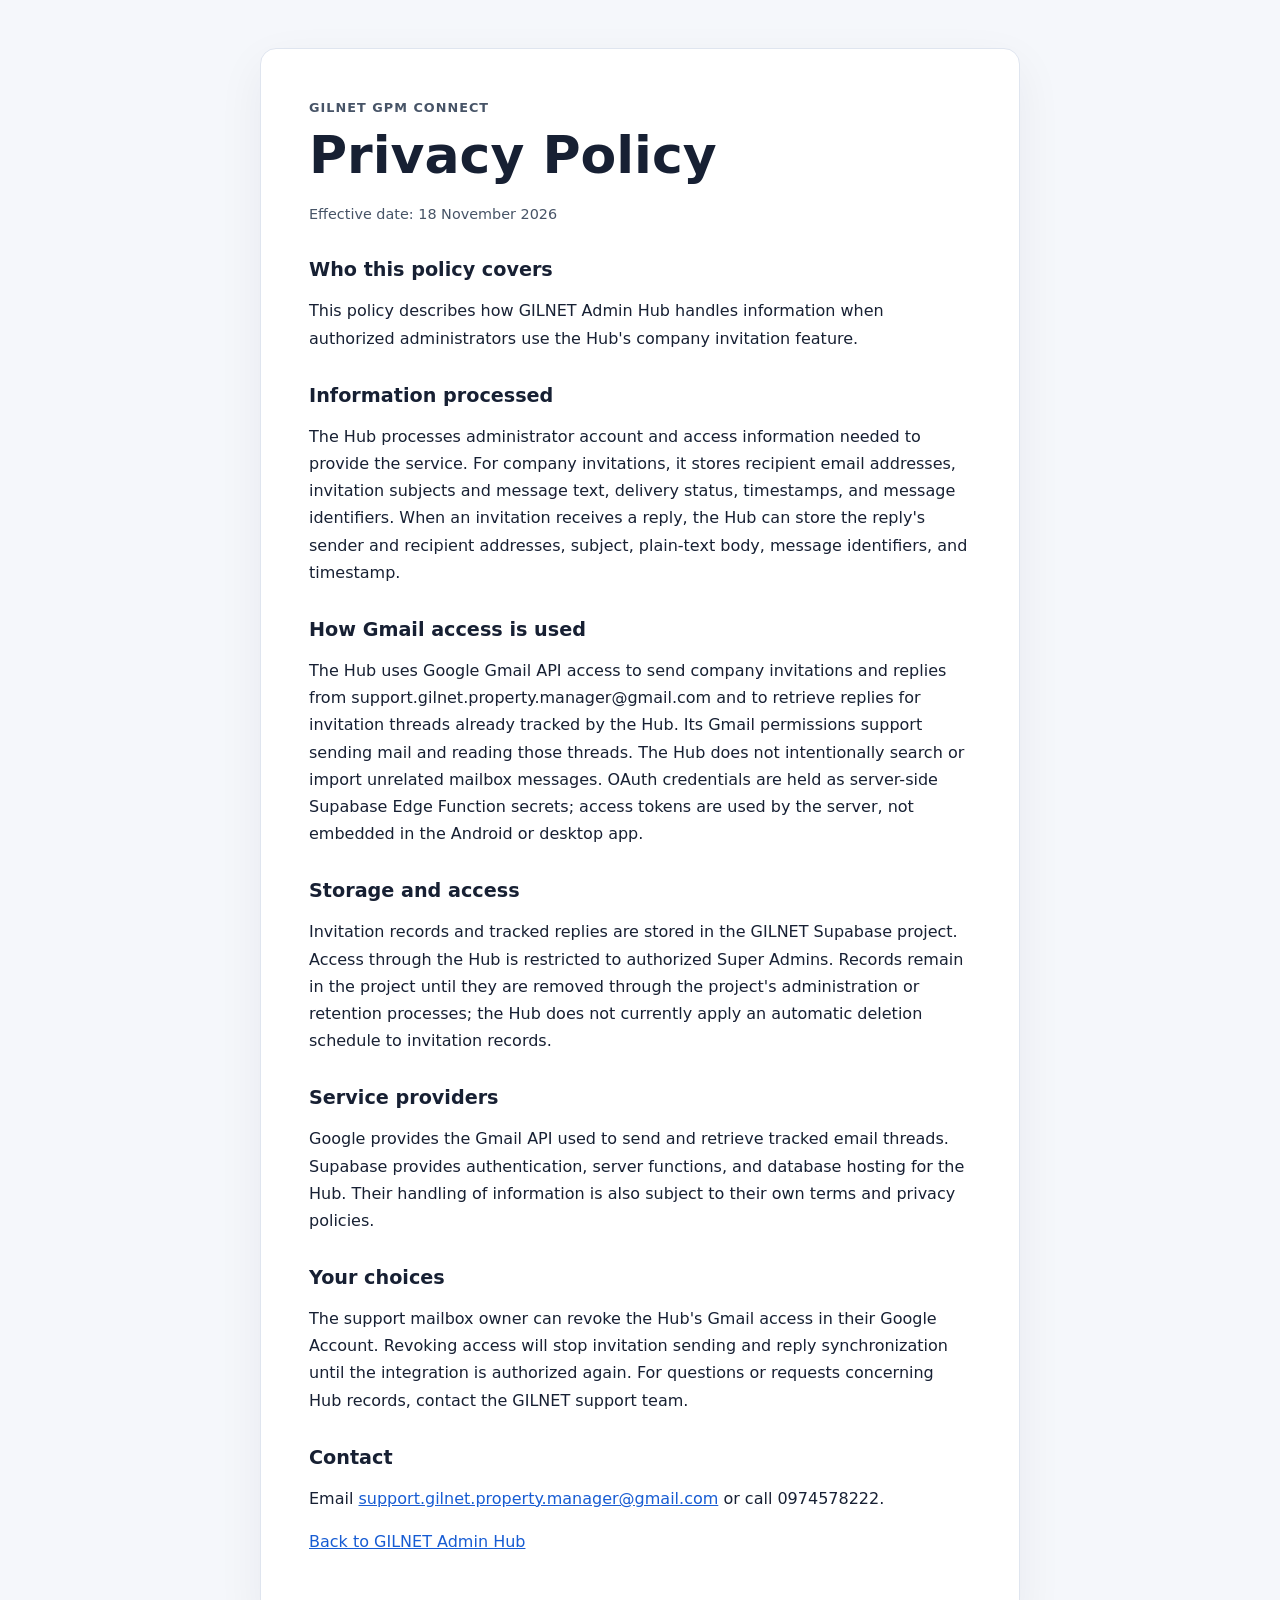
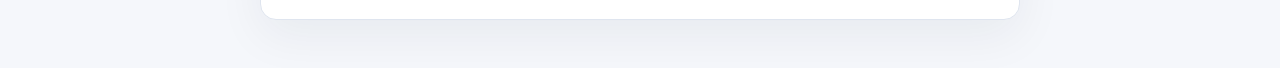
<file: docs/privacy.html>
<!doctype html>
<html lang="en">
  <head>
    <meta charset="utf-8" />
    <meta name="viewport" content="width=device-width, initial-scale=1" />
    <meta
      name="description"
      content="Privacy information for GILNET Admin Hub administrators and company invitations."
    />
    <title>Privacy Policy | GILNET Admin Hub</title>
    <link rel="stylesheet" href="./site.css" />
  </head>
  <body>
    <main>
      <p class="eyebrow">GILNET GPM Connect</p>
      <h1>Privacy Policy</h1>
      <p class="updated">Effective date: 18 November 2026</p>

      <h2>Who this policy covers</h2>
      <p>
        This policy describes how GILNET Admin Hub handles information when
        authorized administrators use the Hub's company invitation feature.
      </p>

      <h2>Information processed</h2>
      <p>
        The Hub processes administrator account and access information needed
        to provide the service. For company invitations, it stores recipient
        email addresses, invitation subjects and message text, delivery status,
        timestamps, and message identifiers. When an invitation receives a
        reply, the Hub can store the reply's sender and recipient addresses,
        subject, plain-text body, message identifiers, and timestamp.
      </p>

      <h2>How Gmail access is used</h2>
      <p>
        The Hub uses Google Gmail API access to send company invitations and
        replies from support.gilnet.property.manager@gmail.com and to retrieve
        replies for invitation threads already tracked by the Hub. Its Gmail
        permissions support sending mail and reading those threads. The Hub
        does not intentionally search or import unrelated mailbox messages.
        OAuth credentials are held as server-side Supabase Edge Function
        secrets; access tokens are used by the server, not embedded in the
        Android or desktop app.
      </p>

      <h2>Storage and access</h2>
      <p>
        Invitation records and tracked replies are stored in the GILNET
        Supabase project. Access through the Hub is restricted to authorized
        Super Admins. Records remain in the project until they are removed
        through the project's administration or retention processes; the Hub
        does not currently apply an automatic deletion schedule to invitation
        records.
      </p>

      <h2>Service providers</h2>
      <p>
        Google provides the Gmail API used to send and retrieve tracked email
        threads. Supabase provides authentication, server functions, and
        database hosting for the Hub. Their handling of information is also
        subject to their own terms and privacy policies.
      </p>

      <h2>Your choices</h2>
      <p>
        The support mailbox owner can revoke the Hub's Gmail access in their
        Google Account. Revoking access will stop invitation sending and reply
        synchronization until the integration is authorized again. For
        questions or requests concerning Hub records, contact the GILNET
        support team.
      </p>

      <h2>Contact</h2>
      <p>
        Email
        <a href="mailto:support.gilnet.property.manager@gmail.com">support.gilnet.property.manager@gmail.com</a>
        or call 0974578222.
      </p>

      <p><a href="./index.html">Back to GILNET Admin Hub</a></p>
    </main>
  </body>
</html>
</file>
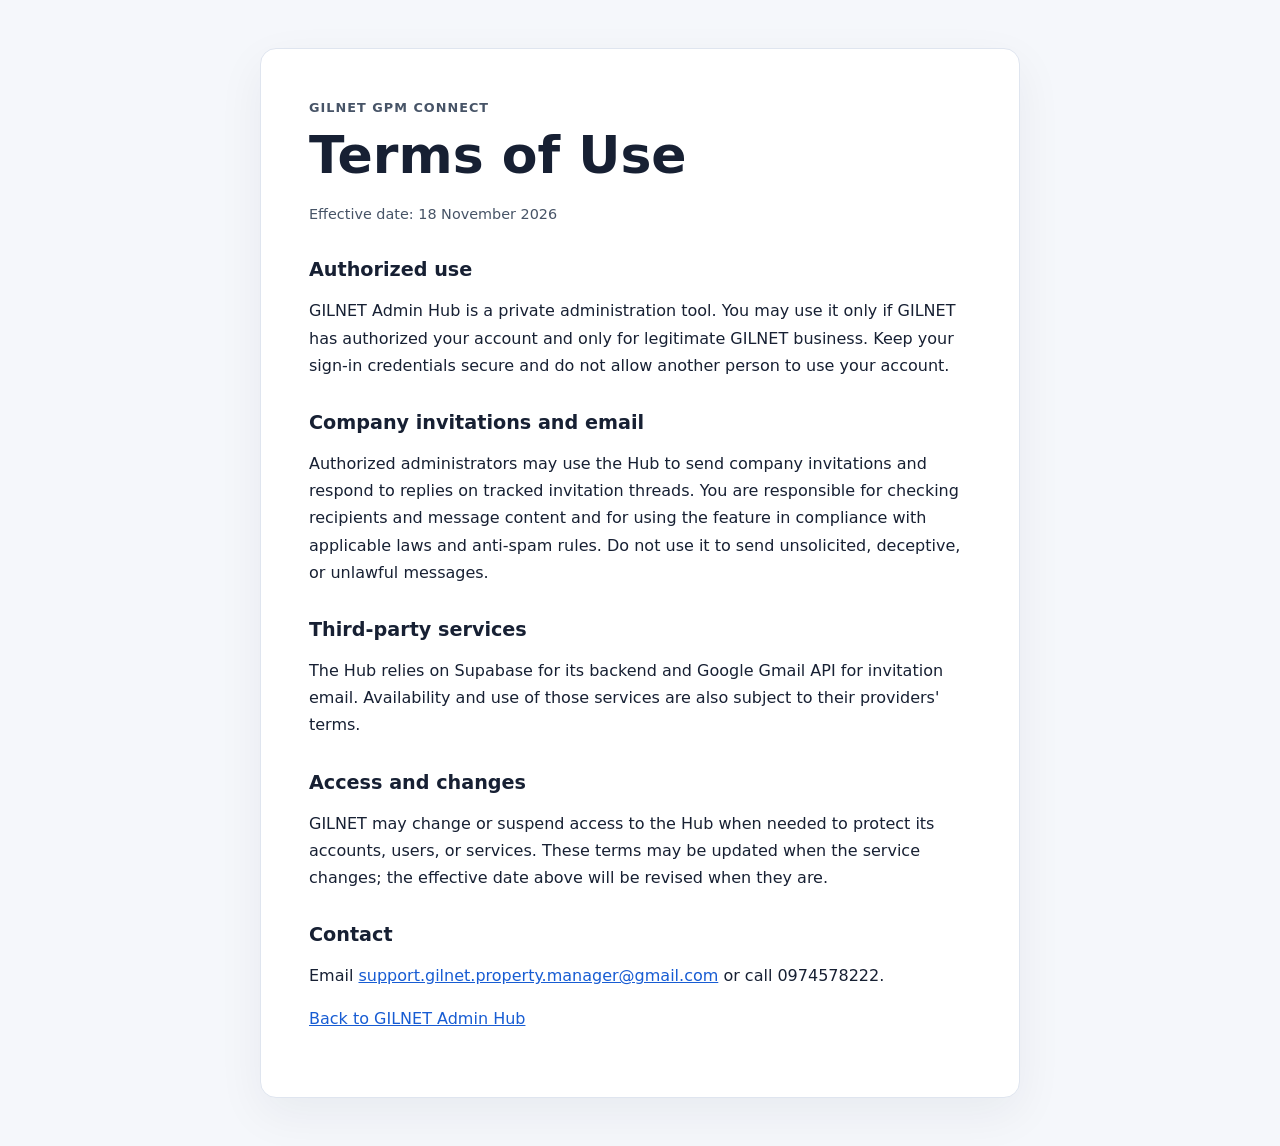
<file: docs/terms.html>
<!doctype html>
<html lang="en">
  <head>
    <meta charset="utf-8" />
    <meta name="viewport" content="width=device-width, initial-scale=1" />
    <meta
      name="description"
      content="Terms of use for authorized GILNET Admin Hub administrators."
    />
    <title>Terms of Use | GILNET Admin Hub</title>
    <link rel="stylesheet" href="./site.css" />
  </head>
  <body>
    <main>
      <p class="eyebrow">GILNET GPM Connect</p>
      <h1>Terms of Use</h1>
      <p class="updated">Effective date: 18 November 2026</p>

      <h2>Authorized use</h2>
      <p>
        GILNET Admin Hub is a private administration tool. You may use it only
        if GILNET has authorized your account and only for legitimate GILNET
        business. Keep your sign-in credentials secure and do not allow another
        person to use your account.
      </p>

      <h2>Company invitations and email</h2>
      <p>
        Authorized administrators may use the Hub to send company invitations
        and respond to replies on tracked invitation threads. You are
        responsible for checking recipients and message content and for using
        the feature in compliance with applicable laws and anti-spam rules.
        Do not use it to send unsolicited, deceptive, or unlawful messages.
      </p>

      <h2>Third-party services</h2>
      <p>
        The Hub relies on Supabase for its backend and Google Gmail API for
        invitation email. Availability and use of those services are also
        subject to their providers' terms.
      </p>

      <h2>Access and changes</h2>
      <p>
        GILNET may change or suspend access to the Hub when needed to protect
        its accounts, users, or services. These terms may be updated when the
        service changes; the effective date above will be revised when they
        are.
      </p>

      <h2>Contact</h2>
      <p>
        Email
        <a href="mailto:support.gilnet.property.manager@gmail.com">support.gilnet.property.manager@gmail.com</a>
        or call 0974578222.
      </p>

      <p><a href="./index.html">Back to GILNET Admin Hub</a></p>
    </main>
  </body>
</html>
</file>
<file: docs/site.css>
:root {
  color-scheme: light;
  font-family:
    Inter, ui-sans-serif, system-ui, -apple-system, BlinkMacSystemFont, "Segoe UI",
    sans-serif;
  color: #172033;
  background: #f5f7fb;
}

* {
  box-sizing: border-box;
}

body {
  margin: 0;
  padding: 3rem 1rem;
}

main {
  max-width: 760px;
  margin: 0 auto;
  padding: clamp(1.5rem, 5vw, 3rem);
  border: 1px solid #dfe5ef;
  border-radius: 1rem;
  background: #fff;
  box-shadow: 0 1rem 3rem rgb(23 32 51 / 6%);
}

h1,
h2 {
  line-height: 1.2;
}

h1 {
  margin: 0.3rem 0 1rem;
  font-size: clamp(2rem, 7vw, 3.25rem);
}

h2 {
  margin-top: 2rem;
  font-size: 1.2rem;
}

p {
  line-height: 1.7;
}

a {
  color: #175cd3;
  overflow-wrap: anywhere;
}

nav {
  display: flex;
  flex-wrap: wrap;
  gap: 1rem;
  margin-top: 2rem;
}

.eyebrow {
  margin: 0;
  color: #475467;
  font-size: 0.8rem;
  font-weight: 700;
  letter-spacing: 0.08em;
  text-transform: uppercase;
}

.updated,
footer {
  color: #475467;
  font-size: 0.9rem;
}

footer {
  margin-top: 2rem;
  padding-top: 1rem;
  border-top: 1px solid #dfe5ef;
}
</file>
